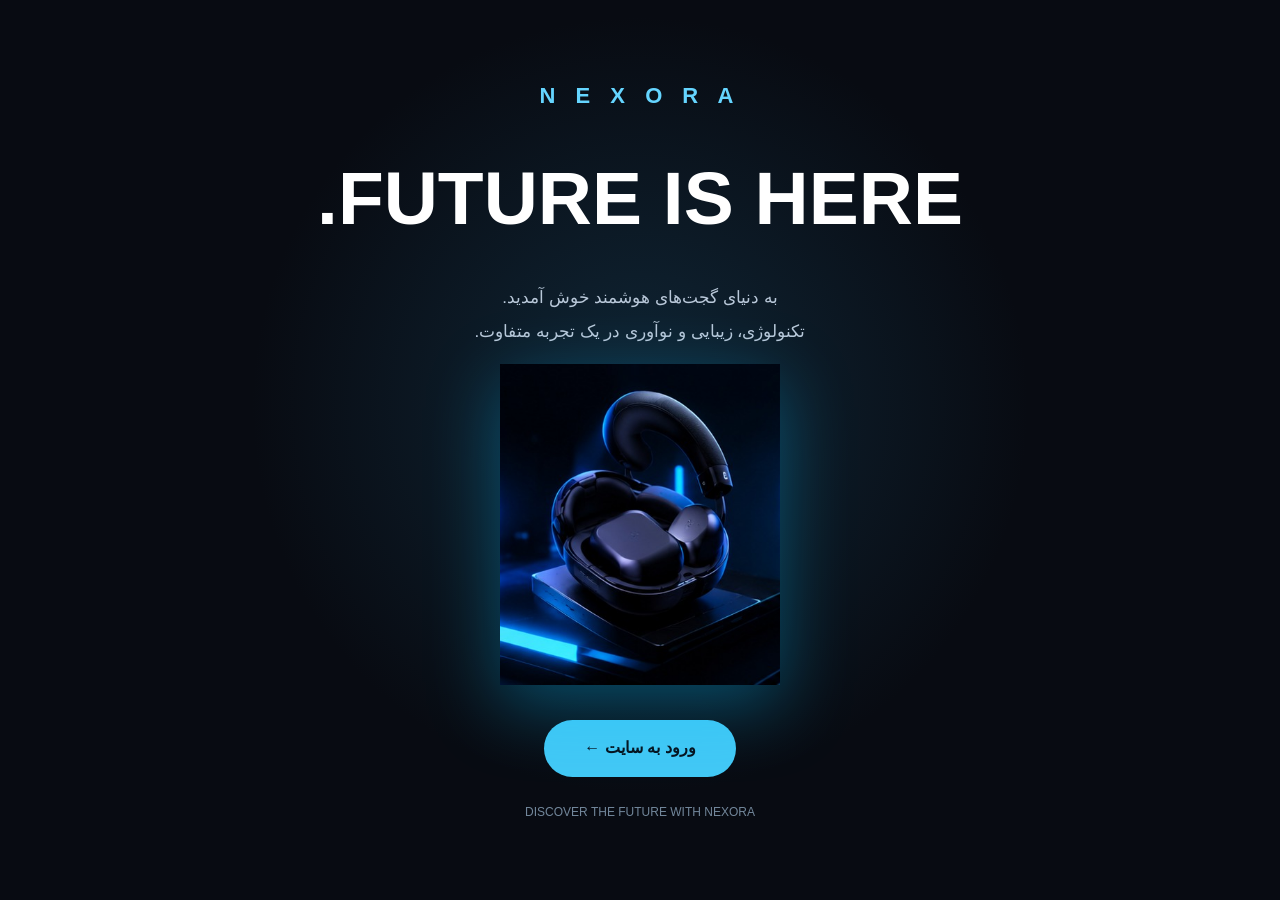
<file: index.html>
<!DOCTYPE html>
<html lang="fa" dir="rtl">
<head>
  <meta charset="UTF-8">
  <meta name="viewport" content="width=device-width, initial-scale=1.0">
  <title>NEXORA | Smart Tech</title>

  <link rel="stylesheet" href="styles.css">

  <link href="https://fonts.googleapis.com/css2?family=Inter:wght@400;600;700;800&family=Vazirmatn:wght@400;500;700;800&display=swap" rel="stylesheet">

  <script src="script.js" defer></script>
</head>

<body>
<script>
  if (sessionStorage.getItem("nexora_entered") !== "yes") {
    window.location.replace("welcome.html");
  }
</script>
  <div class="announcement" data-fa="ارسال رایگان برای سفارش‌های ویژه" data-en="Free shipping on selected orders">
    ارسال رایگان برای سفارش‌های ویژه
  </div>

  <header>
    <a class="logo" href="#">NEX<span>O</span>RA.</a>

  <nav>
  <a href="#home" data-fa="خانه" data-en="Home">خانه</a>
  <a href="#products" data-fa="محصولات" data-en="Products">محصولات</a>
  <a href="favorites.html" data-fa="❤️ علاقه‌مندی‌ها" data-en="❤️ Favorites">❤️ علاقه‌مندی‌ها</a>
  <a href="#about" data-fa="درباره ما" data-en="About">درباره ما</a>
  <a href="#contact" data-fa="تماس با ما" data-en="Contact">تماس با ما</a>
</nav>
    <div class="header-actions">
      <button id="languageToggle">EN</button>
      <button id="cartToggle">
        <span data-fa="سبد خرید" data-en="Cart">سبد خرید</span>
        <span id="cartCount">0</span>
      </button>
    </div>
  </header>

  <main>

    <section class="hero" id="home">

      <div class="hero-content">
        <span class="eyebrow"
          data-fa="نسل جدید تکنولوژی اینجاست"
          data-en="THE NEXT GENERATION IS HERE">
          نسل جدید تکنولوژی اینجاست
        </span>

        <h1
          data-fa="هوشمندتر زندگی کن.<br><em>متفاوت</em> انتخاب کن."
          data-en="Live smarter.<br>Choose <em>different.</em>">
          هوشمندتر زندگی کن.<br>
          <em>متفاوت</em> انتخاب کن.
        </h1>

        <p
          data-fa="گجت‌هایی برای سبک زندگی آینده؛ با طراحی زیبا و فناوری پیشرفته."
          data-en="Discover smart gadgets designed for your future lifestyle.">
          گجت‌هایی برای سبک زندگی آینده؛ با طراحی زیبا و فناوری پیشرفته.
        </p>

        <a href="#products" class="main-button"
          data-fa="مشاهده محصولات"
          data-en="Explore Products">
          مشاهده محصولات
        </a>
      </div>

      <div class="hero-image">
        <img
          src="images/hero.png.png"
          alt="Smart Watch">
      </div>

    </section>

    <section class="products" id="products">

      <div class="section-title">
        <span>OUR COLLECTION</span>
        <h2 data-fa="محصولات منتخب" data-en="Featured Products">
          محصولات منتخب
        </h2>
      </div>

      <div class="product-tools">
        <input
          type="search"
          id="searchInput"
          data-placeholder-fa="جست‌وجوی محصول..."
          data-placeholder-en="Search products..."
          placeholder="جست‌وجوی محصول...">

        <select id="categoryFilter">
          <option value="all" data-fa="همه دسته‌ها" data-en="All categories">همه دسته‌ها</option>
          <option value="wearable" data-fa="گجت پوشیدنی" data-en="Wearables">گجت پوشیدنی</option>
          <option value="audio" data-fa="صوتی" data-en="Audio">صوتی</option>
          <option value="accessory" data-fa="لوازم جانبی" data-en="Accessories">لوازم جانبی</option>
        </select>
      </div>

      <div class="product-grid" id="productGrid"></div>

    </section>

 
<section class="about" id="about">

  <div class="about-label">ABOUT NEXORA</div>

  <h2>
    ما آینده را
    <span>به امروز می‌آوریم.</span>
  </h2>

  <p class="about-description"
     data-fa="در NEXORA باور داریم تکنولوژی باید زندگی را ساده‌تر، هوشمندتر و زیباتر کند. ما مجموعه‌ای از گجت‌های مدرن را گرد هم آورده‌ایم تا تجربه‌ای متفاوت از دنیای دیجیتال داشته باشید."
     data-en="At NEXORA, we believe technology should make life simpler, smarter and more beautiful. Discover a new world of modern gadgets.">
    در NEXORA باور داریم تکنولوژی باید زندگی را ساده‌تر،
    هوشمندتر و زیباتر کند. ما مجموعه‌ای از گجت‌های مدرن
    را گرد هم آورده‌ایم تا تجربه‌ای متفاوت از دنیای دیجیتال داشته باشید.
  </p>

  <div class="about-cards">

    <div class="about-card">
      <span>✦</span>
      <h3 data-fa="کیفیت برتر" data-en="Premium Quality">کیفیت برتر</h3>
      <p data-fa="انتخاب گجت‌های باکیفیت و کاربردی" data-en="Quality and useful gadgets">
        انتخاب گجت‌های باکیفیت و کاربردی
      </p>
    </div>

    <div class="about-card">
      <span>◈</span>
      <h3 data-fa="طراحی مدرن" data-en="Modern Design">طراحی مدرن</h3>
      <p data-fa="ترکیب زیبایی و فناوری" data-en="Beauty meets technology">
        ترکیب زیبایی و فناوری
      </p>
    </div>

    <div class="about-card">
      <span>⌁</span>
      <h3 data-fa="تجربه هوشمند" data-en="Smart Experience">تجربه هوشمند</h3>
      <p data-fa="خرید آسان و لذت‌بخش" data-en="Easy and enjoyable shopping">
        خرید آسان و لذت‌بخش
      </p>
    </div>

    <div class="about-card">
      <span>✧</span>
      <h3 data-fa="همراه آینده" data-en="Future Ready">همراه آینده</h3>
      <p data-fa="همگام با دنیای تکنولوژی" data-en="Moving with technology">
        همگام با دنیای تکنولوژی
      </p>
    </div>

  </div>

  <div class="about-slogan">
    NEXORA — DISCOVER THE FUTURE
  </div>

</section>

  
<section class="contact" id="contact">

  <div class="contact-heading">
    <span>CONTACT NEXORA</span>
    <h2 data-fa="با ما در ارتباط باش!" data-en="Get in Touch!">
      با ما در ارتباط باش!
    </h2>
    <p data-fa="ما همیشه آماده پاسخگویی به سؤالات شما هستیم."
       data-en="We are always ready to answer your questions.">
      ما همیشه آماده پاسخگویی به سؤالات شما هستیم.
    </p>
  </div>

  <div class="contact-cards">

    <div class="contact-card">
      <div class="contact-icon">◎</div>
      <h3 data-fa="اینستاگرام" data-en="Instagram">اینستاگرام</h3>
      <p>@mis._.47</p>
      <a href="https://instagram.mis._.47.store"
         target="_blank">
        مشاهده پیج
      </a>
    </div>

    <div class="contact-card">
      <div class="contact-icon">☎</div>
      <h3 data-fa="شماره تماس" data-en="Phone Number">شماره تماس</h3>
      <p>989186298892</p>
      <a href="tel:+989186298892">
        تماس با ما
      </a>
    </div>

    <div class="contact-card">
      <div class="contact-icon">✉</div>
      <h3 data-fa="ایمیل" data-en="Email">ایمیل</h3>
      <p>info@z47559097@gmail.com</p>
      <a href="mailto:info@z47559097@gmail.com">
        ارسال ایمیل
      </a>
    </div>

  </div>

</section>


  </main>

  <footer>
    <a class="logo" href="#">NEX<span>O</span>RA.</a>
    <p>SMART TECH. SMART LIFE.</p>
    <small>© 2026 NEXORA</small>
  </footer>

  <div class="cart-backdrop" id="cartBackdrop"></div>

  <aside class="cart-drawer" id="cartDrawer">
    <div class="cart-header">
      <h2 data-fa="سبد خرید شما" data-en="Your Cart">سبد خرید شما</h2>
      <button id="cartClose">×</button>
    </div>

    <div id="cartItems"></div>

    <div class="cart-footer">
      <strong>
        <span data-fa="مجموع:" data-en="Total:">مجموع:</span>
        <span id="cartTotal">۰ تومان</span>
      </strong>

      <button id="checkoutButton" class="main-button"
        data-fa="ادامه خرید"
        data-en="Checkout">
        ادامه خرید
      </button>
    </div>
  </aside>
<!-- PRODUCT DETAILS MODAL -->
<div class="product-modal" id="productModal">
  <div class="product-modal-box">

    <button class="modal-close" id="modalClose">×</button>

    <div class="modal-product-image">
      <img id="modalImage" src="" alt="Product">
    </div>

    <div class="modal-product-info">
      <span id="modalCategory"></span>
      <h2 id="modalName"></h2>
      <p id="modalDescription"></p>
      <div class="modal-price" id="modalPrice"></div>

      <button class="modal-add-button" id="modalAdd">
        افزودن به سبد خرید
      </button>
    </div>

  </div>
</div>
  <div id="toast" class="toast"></div>

<!-- PRODUCT DETAILS MODAL -->
<div class="product-modal" id="productModal">
  <div class="product-modal-box">

    <button class="modal-close" id="modalClose">×</button>

    <div class="modal-product-image">
      <img id="modalImage" src="" alt="Product">
    </div>

    <div class="modal-product-info">
      <span id="modalCategory"></span>
      <h2 id="modalName"></h2>
      <p id="modalDescription"></p>

      <div class="modal-price" id="modalPrice"></div>

      <button class="modal-add-button" id="modalAdd">
        افزودن به سبد خرید
      </button>
    </div>

  </div>
</div>

</body>
</html>
</file>
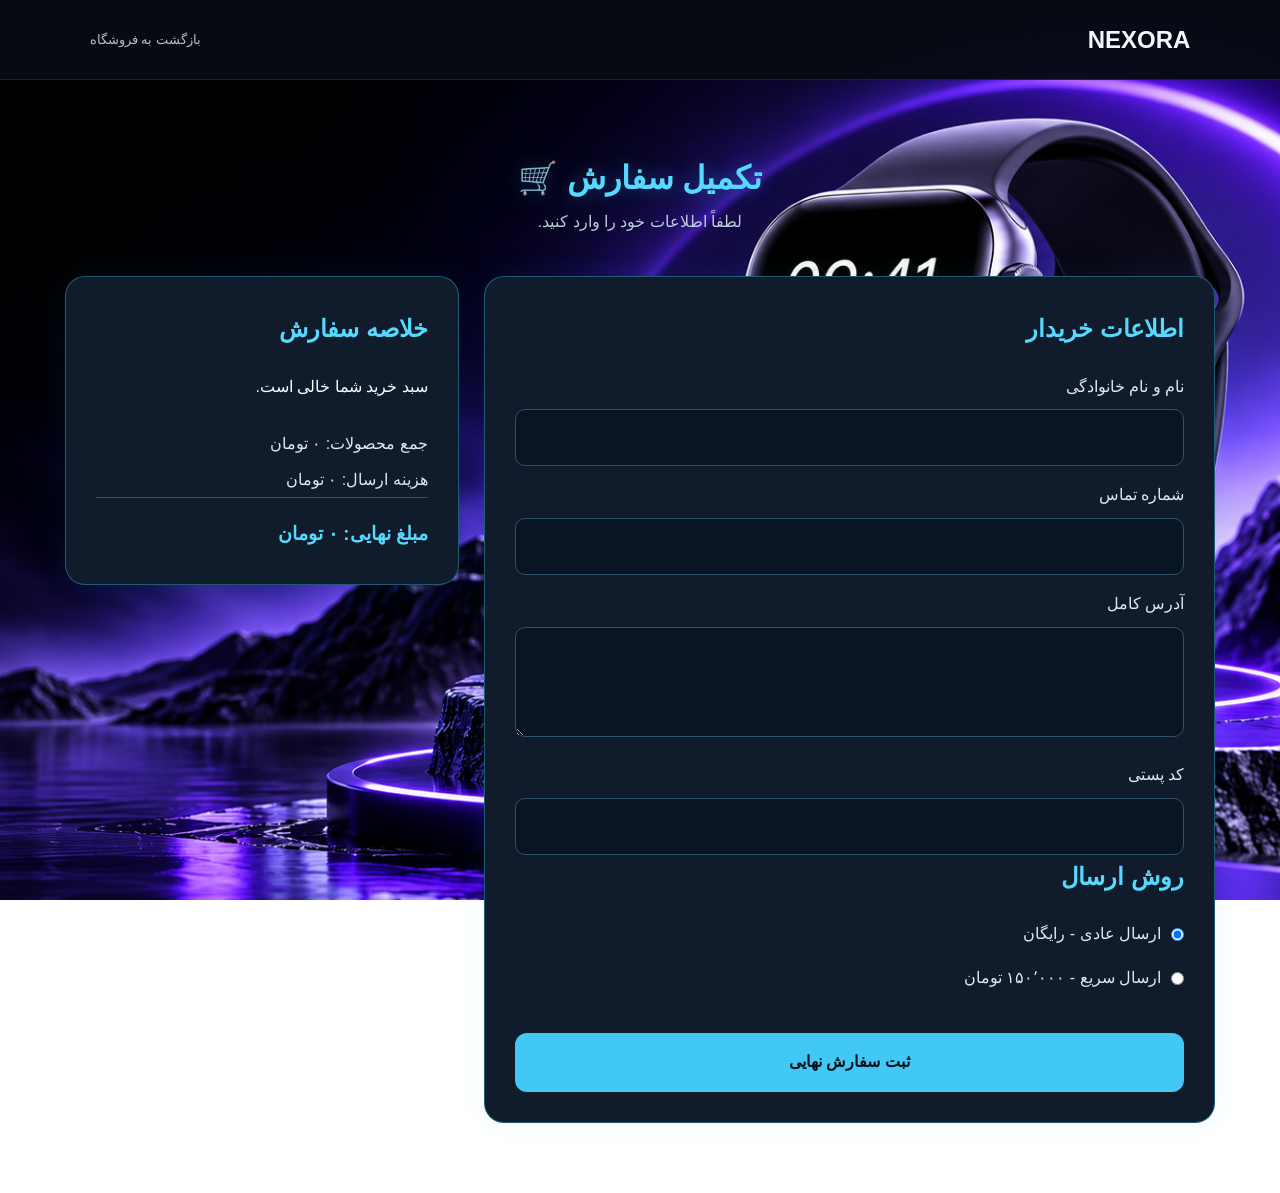
<file: checkout.html>
<!DOCTYPE html>
<html lang="fa" dir="rtl">
<head>
  <meta charset="UTF-8">
  <meta name="viewport" content="width=device-width, initial-scale=1.0">
  <title>NEXORA | تکمیل سفارش</title>
  <link rel="stylesheet" href="styles.css">
  <link rel="stylesheet" href="checkout.css">
  <script src="checkout.js" defer></script>
</head>
<body>

  <header>
    <h2>NEXORA</h2>
    <nav>
      <a href="index.html">بازگشت به فروشگاه</a>
    </nav>
  </header>

  <main class="checkout-page">
    <h1>تکمیل سفارش 🛒</h1>
    <p>لطفاً اطلاعات خود را وارد کنید.</p>

    <div class="checkout-layout">
      <form id="checkoutForm" class="checkout-form">

        <h2>اطلاعات خریدار</h2>

        <label for="fullName">نام و نام خانوادگی</label>
        <input id="fullName" name="fullName" type="text" required>

        <label for="phone">شماره تماس</label>
        <input id="phone" name="phone" type="tel" required>

        <label for="address">آدرس کامل</label>
        <textarea id="address" name="address" required></textarea>

        <label for="postalCode">کد پستی</label>
        <input id="postalCode" name="postalCode" type="text" required>

        <h2>روش ارسال</h2>

        <label class="shipping-option">
          <input type="radio" name="shipping" value="standard" checked>
          ارسال عادی - رایگان
        </label>

        <label class="shipping-option">
          <input type="radio" name="shipping" value="express">
          ارسال سریع - ۱۵۰٬۰۰۰ تومان
        </label>

        <button type="submit" class="main-button">
          ثبت سفارش نهایی
        </button>

      </form>

      <section class="order-summary">
        <h2>خلاصه سفارش</h2>
        <div id="checkoutItems"></div>
        <div id="checkoutTotal"></div>
      </section>
    </div>

    <p id="checkoutMessage"></p>
  </main>

</body>
</html>
</file>
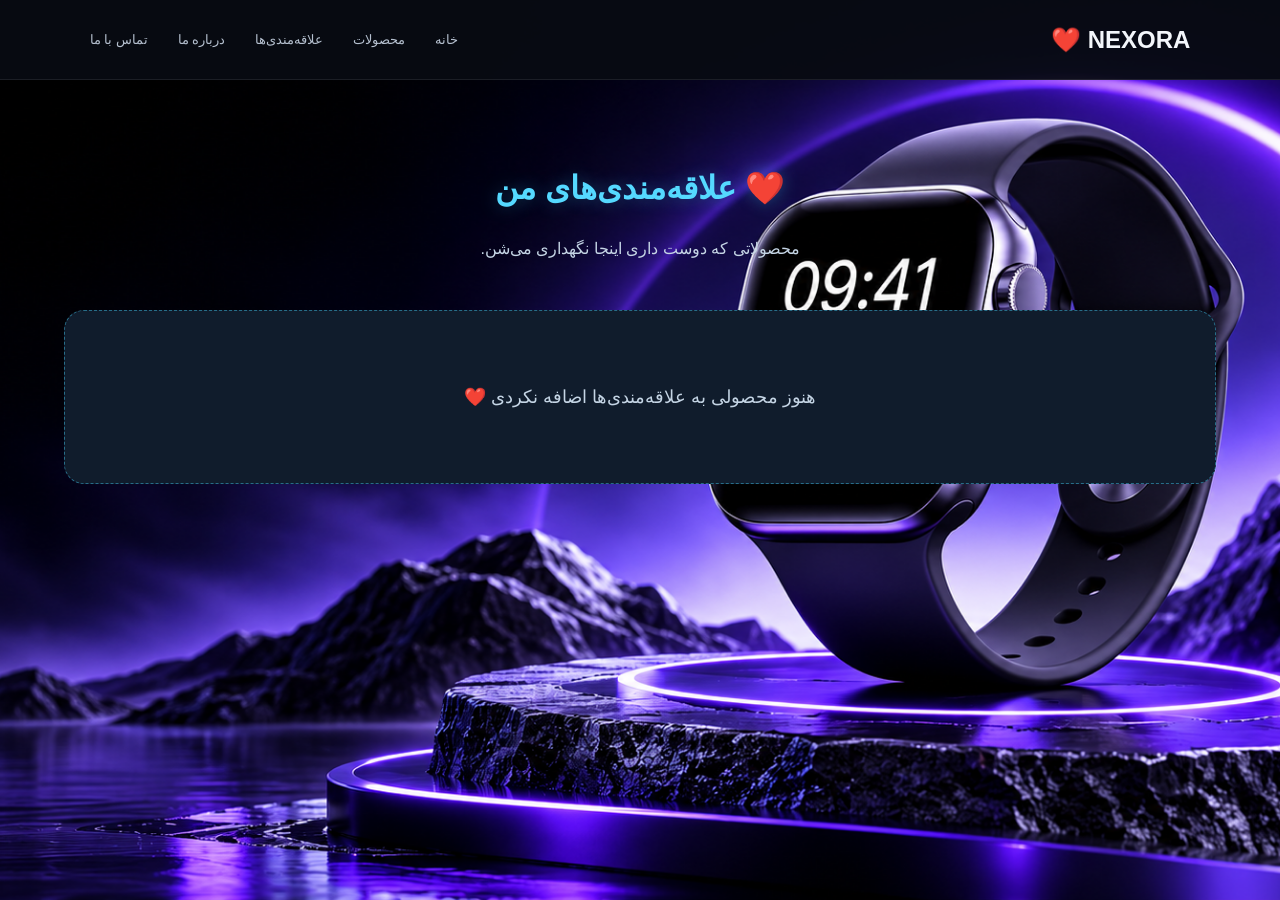
<file: favorites.html>
<!DOCTYPE html>
<html lang="fa" dir="rtl">
<head>
  <meta charset="UTF-8">
  <meta name="viewport" content="width=device-width, initial-scale=1.0">
  <title>NEXORA | علاقه‌مندی‌ها</title>
  <link rel="stylesheet" href="styles.css">
  <script src="favorites.js" defer></script>
</head>

<body>

  <header>
    <h2>NEXORA ❤️</h2>

    <nav>
      <a href="index.html">خانه</a>
      <a href="index.html#products">محصولات</a>
      <a href="favorites.html">علاقه‌مندی‌ها</a>
      <a href="index.html#about">درباره ما</a>
      <a href="index.html#contact">تماس با ما</a>
    </nav>
  </header>

  <main class="favorites-page">
    <h1>❤️ علاقه‌مندی‌های من</h1>
    <p>محصولاتی که دوست داری اینجا نگهداری می‌شن.</p>

    <div class="product-grid" id="favoritesGrid"></div>
  </main>

</body>
</html>
</file>
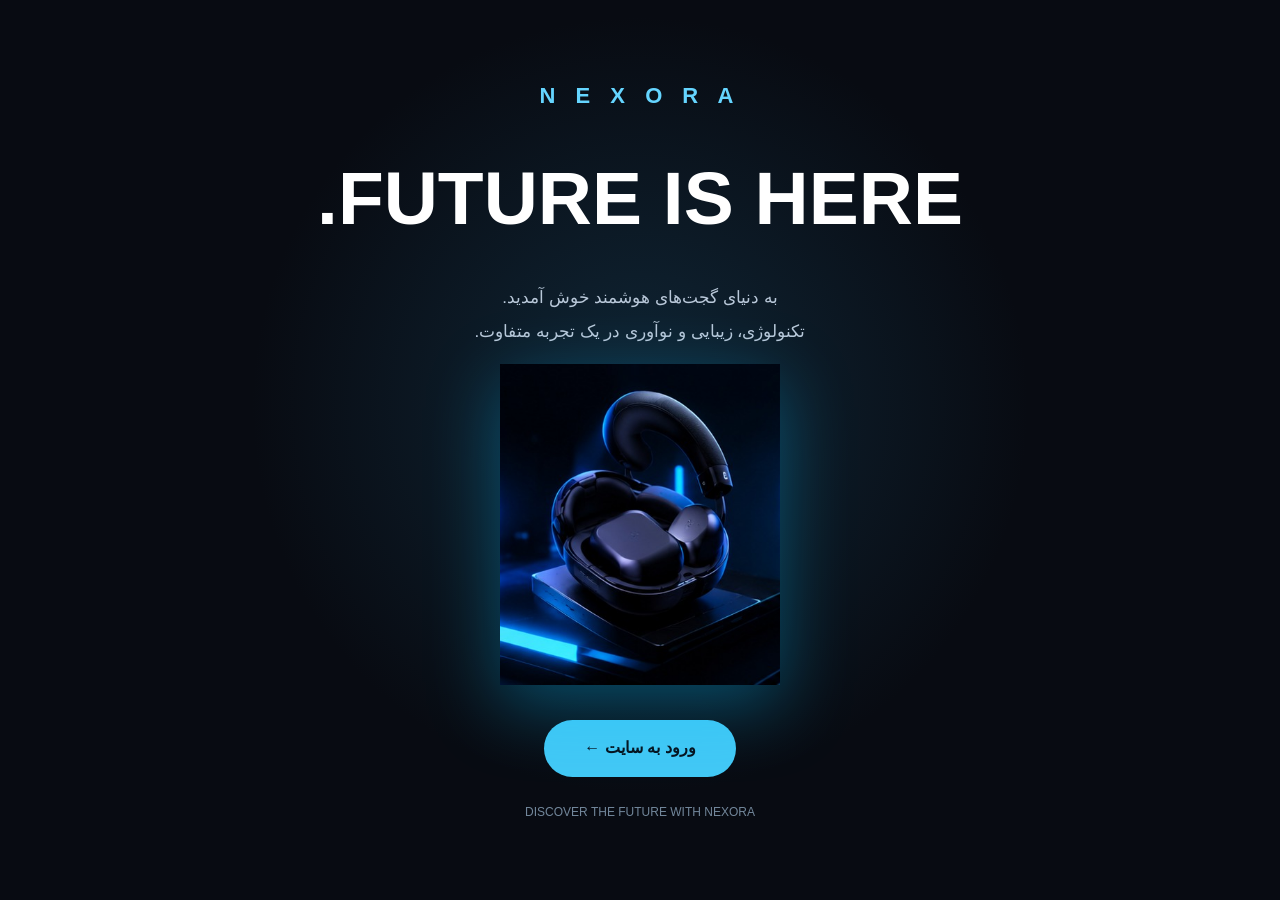
<file: welcome.html>
<!DOCTYPE html>
<html lang="fa" dir="rtl">
<head>
  <meta charset="UTF-8">
  <meta name="viewport" content="width=device-width, initial-scale=1.0">
  <title>NEXORA | Welcome</title>
  <link rel="stylesheet" href="styles.css">

  <style>
    * {
      box-sizing: border-box;
    }

    body {
      margin: 0;
      min-height: 100vh;
      background: #080b12;
      color: white;
      font-family: "Vazirmatn", sans-serif;
      overflow: hidden;
    }

    .welcome {
      min-height: 100vh;
      display: flex;
      align-items: center;
      justify-content: center;
      text-align: center;
      padding: 30px;
      background:
        radial-gradient(circle at 50% 45%, #17415a80, transparent 48%),
        #080b12;
    }

    .content {
      max-width: 750px;
    }

    .logo {
      color: #65d5ff;
      font-size: 22px;
      letter-spacing: 7px;
      direction: ltr;
    }

    h1 {
      font-size: clamp(38px, 7vw, 75px);
      margin: 15px 0;
    }

    .description {
      color: #b9c8d9;
      font-size: 17px;
      line-height: 2;
    }

    .earbuds {
      width: 280px;
      max-width: 75vw;
      margin: 15px auto;
      animation: float 3s ease-in-out infinite,
                 rotate 7s ease-in-out infinite;
      filter: drop-shadow(0 20px 35px #00bfff55);
    }

    .earbuds img {
      width: 100%;
      display: block;
    }

    @keyframes float {
      0%, 100% { transform: translateY(0); }
      50% { transform: translateY(-22px); }
    }

    @keyframes rotate {
      0%, 100% { rotate: -5deg; }
      50% { rotate: 5deg; }
    }

    .enter {
      display: inline-block;
      margin-top: 20px;
      padding: 14px 40px;
      border-radius: 30px;
      background: #42c8f5;
      color: #06111c;
      text-decoration: none;
      font-weight: bold;
      transition: .3s;
    }

    .enter:hover {
      transform: scale(1.07);
      box-shadow: 0 0 25px #42c8f5;
    }

    .tagline {
      color: #72879b;
      font-size: 12px;
      margin-top: 25px;
    }
  </style>
</head>

<body>
  <main class="welcome">
    <div class="content">

      <div class="logo">N E X O R A</div>

      <h1>FUTURE IS HERE.</h1>

      <p class="description">
        به دنیای گجت‌های هوشمند خوش آمدید.
        <br>
        تکنولوژی، زیبایی و نوآوری در یک تجربه متفاوت.
      </p>

      <div class="earbuds">
        <img src="images/earbuds-pulse.jpg"
             alt="Wireless Earbuds">
      </div>

     <a href="index.html" class="enter"
   onclick="sessionStorage.setItem('nexora_entered', 'yes')">
        ورود به سایت ←
      </a>

      <p class="tagline">
        DISCOVER THE FUTURE WITH NEXORA
      </p>

    </div>
  </main>
</body>
</html>
</file>
<file: styles.css>
* {
  margin: 0;
  padding: 0;
  box-sizing: border-box;
}

:root {
  --bg: #080b12;
  --panel: #101622;
  --blue: #55d6ff;
  --text: #f3f6fb;
  --muted: #9aa7b8;
}

 body {
    background: url("images/hero.png.png") center center / cover fixed no-repeat;
    color: var(--text);
    font-family: "Vazirmatn", sans-serif;
    line-height: 1.8;
}

body.lang-en {
  font-family: "Inter", sans-serif;
}

a {
  color: inherit;
  text-decoration: none;
}

button,
input,
select {
  font: inherit;
}

.announcement {
  background: #101b2a;
  color: var(--blue);
  text-align: center;
  padding: 8px;
  font-size: 12px;
}

header {
  height: 80px;
  padding: 0 7%;
  display: flex;
  justify-content: space-between;
  align-items: center;
  position: sticky;
  top: 0;
  z-index: 20;
  background: rgba(8, 11, 18, .95);
  border-bottom: 1px solid #ffffff15;
}

.logo {
  font-family: "Inter", sans-serif;
  font-size: 25px;
  font-weight: 800;
  letter-spacing: 2px;
}

.logo span {
  color: var(--blue);
}

nav {
  display: flex;
  gap: 30px;
}

nav a {
  font-size: 13px;
  color: #b5c0cf;
  transition: .3s;
}

nav a:hover {
  color: var(--blue);
}

.header-actions {
  display: flex;
  gap: 10px;
}

.header-actions button {
  padding: 9px 13px;
  background: transparent;
  color: white;
  border: 1px solid #ffffff20;
  border-radius: 8px;
  cursor: pointer;
}

#cartCount {
  background: var(--blue);
  color: #07121b;
  border-radius: 20px;
  padding: 2px 7px;
}

.hero {
  min-height: 600px;
  padding: 70px 10%;
  display: none;
  grid-template-columns: 1fr;
  align-items: center;
  gap: 40px;
  background: transparent;
}

.eyebrow {
  color: var(--blue);
  font-size: 12px;
  letter-spacing: 2px;
}

.hero h1 {
  font-size: clamp(38px, 5vw, 65px);
  line-height: 1.4;
  margin: 20px 0;
}

.hero h1 em {
  color: var(--blue);
  font-style: normal;
}

.hero p {
  color: var(--muted);
  max-width: 450px;
  margin-bottom: 30px;
  font-size: 14px;
}

.main-button {
  display: inline-block;
  background: var(--blue);
  color: #07121b;
  border: none;
  border-radius: 8px;
  padding: 13px 23px;
  font-size: 13px;
  font-weight: 800;
  cursor: pointer;
  transition: .3s;
}

.main-button:hover {
  transform: translateY(-4px);
  box-shadow: 0 10px 30px #55d6ff40;
}

.hero-image {
  display: flex;
  justify-content: center;
}

.hero-image img {
  width: 75%;
  max-width: 350px;
  height: 390px;
  object-fit: cover;
  border-radius: 35px;
  box-shadow: 0 20px 70px #000;
  transform: rotate(-5deg);
}

.products {
  padding: 90px 9%;
}

.section-title {
  text-align: center;
  margin-bottom: 35px;
}

.section-title span,
.about span {
  color: var(--blue);
  font-family: "Inter", sans-serif;
  font-size: 11px;
  letter-spacing: 3px;
}

.section-title h2 {
  font-size: 35px;
  margin-top: 10px;
}

.product-tools {
  display: flex;
  justify-content: center;
  gap: 12px;
  margin-bottom: 30px;
}

.product-tools input,
.product-tools select {
  background: var(--panel);
  color: white;
  border: 1px solid #ffffff20;
  padding: 12px;
  border-radius: 8px;
  outline: none;
}

.product-tools input {
  width: min(350px, 60%);
}

.product-grid {
  display: grid;
  grid-template-columns: repeat(4, 1fr);
  gap: 20px;
}

.product-card {
  background: var(--panel);
  border: 1px solid #ffffff12;
  border-radius: 14px;
  overflow: hidden;
  transition: .3s;
}

.product-card:hover {
  transform: translateY(-8px);
  border-color: var(--blue);
}

.product-image {
  height: 200px;
  background: #172231;
}

.product-image img {
  width: 100%;
  height: 100%;
  object-fit: cover;
}

.product-info {
  padding: 15px;
}

.product-category {
  color: var(--blue);
  font-size: 11px;
}

.product-info h3 {
  font-size: 14px;
  margin: 8px 0 15px;
}

.product-bottom {
  display: flex;
  align-items: center;
  justify-content: space-between;
}

.product-price {
  font-weight: 800;
  font-size: 13px;
}

.add-button {
  width: 35px;
  height: 35px;
  background: #55d6ff15;
  color: var(--blue);
  border: 1px solid var(--blue);
  border-radius: 8px;
  font-size: 20px;
  cursor: pointer;
}

.about {
  margin: 40px 9%;
  padding: 70px 40px;
 background: transparent;
  border: 1px solid #ffffff15;
  border-radius: 20px;
  text-align: center;
}

.about h2 {
  font-size: 30px;
  margin: 15px 0;
}

.about p {
  color: var(--muted);
}

.contact {
  text-align: center;
  padding: 60px 20px;
}

.contact p {
  color: var(--blue);
}

footer {
  padding: 30px 9%;
  border-top: 1px solid #ffffff15;
  display: flex;
  justify-content: space-between;
  align-items: center;
  color: var(--muted);
  font-size: 12px;
}

.cart-backdrop {
  position: fixed;
  inset: 0;
  background: #0009;
  z-index: 40;
  display: none;
}

.cart-drawer {
  position: fixed;
  top: 0;
  bottom: 0;
  right: 0;
  width: min(400px, 100%);
  padding: 25px;
  background: #101622;
  z-index: 41;
  transform: translateX(110%);
  transition: .3s;
  overflow-y: auto;
}

.cart-open .cart-drawer {
  transform: translateX(0);
}

.cart-open .cart-backdrop {
  display: block;
}

.cart-header {
  display: flex;
  justify-content: space-between;
  align-items: center;
  margin-bottom: 25px;
}

.cart-header button {
  background: none;
  border: none;
  color: white;
  font-size: 28px;
  cursor: pointer;
}

.cart-item {
  display: flex;
  gap: 12px;
  align-items: center;
  padding: 12px 0;
  border-bottom: 1px solid #ffffff20;
}

.cart-item img {
  width: 60px;
  height: 60px;
  object-fit: cover;
  border-radius: 8px;
}

.cart-item-info {
  flex: 1;
  font-size: 12px;
}

.quantity-controls {
  display: flex;
  align-items: center;
  gap: 10px;
  margin-top: 7px;
}

.quantity-controls button {
  width: 25px;
  height: 25px;
  background: #253548;
  color: white;
  border: none;
  border-radius: 5px;
  cursor: pointer;
}

.cart-footer {
  margin-top: 25px;
  display: grid;
  gap: 15px;
}

.cart-footer strong {
  display: flex;
  justify-content: space-between;
}

.empty-cart,
.no-results {
  color: var(--muted);
  text-align: center;
  padding: 30px;
}

.toast {
  position: fixed;
  bottom: 25px;
  left: 50%;
  transform: translate(-50%, 20px);
  background: var(--blue);
  color: #07121b;
  padding: 10px 20px;
  border-radius: 8px;
  opacity: 0;
  transition: .3s;
  z-index: 60;
  pointer-events: none;
}

.toast.show {
  opacity: 1;
  transform: translate(-50%, 0);
}

body.lang-en nav {
  direction: ltr;
}

body.lang-en .hero-content {
  text-align: left;
}

body.lang-en .about,
body.lang-en .section-title,
body.lang-en .contact {
  direction: ltr;
}

@media (max-width: 900px) {
  .product-grid {
    grid-template-columns: repeat(2, 1fr);
  }

  .hero {
    padding: 50px 6%;
  }
}

@media (max-width: 650px) {
  header {
    padding: 0 4%;
  }

  nav {
    gap: 10px;
    font-size: 11px;
  }

  .hero {
    grid-template-columns: 1fr;
  }

  .hero-image img {
    height: 260px;
    width: 220px;
  }

  .product-grid {
    grid-template-columns: repeat(2, 1fr);
    gap: 10px;
  }

  .product-image {
    height: 140px;
  }

  footer {
    flex-wrap: wrap;
    gap: 15px;
  }
}

@media (max-width: 400px) {
  nav {
    display: none;
  }
}

/* NEXORA ABOUT SECTION */

.about {
  position: relative;
  margin: 40px 9%;
  padding: 75px 35px;
  text-align: center;
  background: rgba(8, 18, 32, 0.65);
  border: 1px solid #40cfff35;
  border-radius: 25px;
  overflow: hidden;
  backdrop-filter: blur(8px);
}

.about::before {
  content: "";
  position: absolute;
  width: 300px;
  height: 300px;
  background: #00bfff25;
  filter: blur(100px);
  top: -100px;
  left: -80px;
  pointer-events: none;
}

.about-label {
  color: #55d9ff;
  letter-spacing: 5px;
  font-size: 13px;
  direction: ltr;
}

.about h2 {
  font-size: clamp(28px, 5vw, 48px);
  color: white;
  margin: 20px 0;
}

.about h2 span {
  display: block;
  color: #56d7ff;
  text-shadow: 0 0 25px #00bfff65;
}

.about-description {
  max-width: 650px;
  margin: 0 auto 40px;
  color: #bdcbdc;
  line-height: 2.2;
}

.about-cards {
  display: grid;
  grid-template-columns: repeat(4, 1fr);
  gap: 18px;
}

.about-card {
  background: rgba(25, 49, 70, 0.65);
  border: 1px solid #ffffff15;
  border-radius: 18px;
  padding: 25px 15px;
  transition: .35s;
}

.about-card:hover {
  transform: translateY(-10px);
  border-color: #48d5ff;
  box-shadow: 0 10px 35px #00bfff25;
}

.about-card span {
  font-size: 35px;
  color: #55d9ff;
}

.about-card h3 {
  color: white;
  font-size: 17px;
}

.about-card p {
  color: #a9bacb;
  font-size: 13px;
  line-height: 1.9;
}

.about-slogan {
  color: #55d9ff;
  direction: ltr;
  letter-spacing: 3px;
  font-size: 13px;
  margin-top: 45px;
}

@media (max-width: 800px) {
  .about-cards {
    grid-template-columns: repeat(2, 1fr);
  }

  .about {
    margin: 30px 5%;
    padding: 45px 18px;
  }
}

@media (max-width: 450px) {
  .about-cards {
    grid-template-columns: 1fr;
  }
}

/* ABOUT TEXT VISIBILITY FIX */

.about {
  background: rgba(5, 12, 25, 0.88);
}

.about h2,
.about-card h3 {
  color: #ffffff;
  text-shadow: 0 2px 12px #000000;
}

.about-description,
.about-card p {
  color: #e3edf8;
  text-shadow: 0 1px 5px #000000;
}

.about-card {
  background: rgba(15, 32, 50, 0.95);
  border: 1px solid rgba(75, 210, 255, 0.35);
}

.about-label,
.about-slogan,
.about h2 span,
.about-card span {
  color: #69dcff;
}

/* NEXORA CONTACT SECTION */

.contact {
  margin: 50px 9%;
  padding: 75px 30px;
  text-align: center;
  background: rgba(5, 12, 25, 0.92);
  border: 1px solid #42cfff45;
  border-radius: 25px;
}

.contact-heading span {
  color: #55d9ff;
  letter-spacing: 5px;
  font-size: 13px;
  direction: ltr;
  display: inline-block;
}

.contact-heading h2 {
  color: #ffffff;
  font-size: clamp(28px, 5vw, 42px);
  margin: 18px 0;
  text-shadow: 0 2px 12px #000;
}

.contact-heading p {
  color: #e1eaf5;
  font-size: 16px;
  line-height: 2;
}

.contact-cards {
  display: grid;
  grid-template-columns: repeat(3, 1fr);
  gap: 22px;
  margin-top: 45px;
}

.contact-card {
  padding: 30px 18px;
  background: rgba(19, 39, 59, 0.98);
  border: 1px solid #4acfff45;
  border-radius: 20px;
  transition: .3s;
}

.contact-card:hover {
  transform: translateY(-8px);
  border-color: #55d9ff;
  box-shadow: 0 12px 35px #00bfff25;
}

.contact-icon {
  font-size: 42px;
  color: #63dcff;
  margin-bottom: 12px;
}

.contact-card h3 {
  color: #ffffff;
  font-size: 20px;
}

.contact-card p {
  color: #e0eaf5;
  font-size: 14px;
  direction: ltr;
  overflow-wrap: anywhere;
}

.contact-card a {
  display: inline-block;
  margin-top: 12px;
  padding: 10px 25px;
  background: #42c8f5;
  color: #07121d;
  border-radius: 25px;
  text-decoration: none;
  font-weight: bold;
  transition: .3s;
}

.contact-card a:hover {
  background: #ffffff;
  box-shadow: 0 0 20px #42c8f5;
}

@media (max-width: 800px) {
  .contact-cards {
    grid-template-columns: 1fr;
  }

  .contact {
    margin: 30px 5%;
    padding: 45px 18px;
  }
}

/* PRODUCT DETAILS MODAL */

.product-modal {
  position: fixed;
  inset: 0;
  z-index: 9999;
  display: none;
  align-items: center;
  justify-content: center;
  padding: 20px;
  background: rgba(0, 0, 0, 0.82);
  backdrop-filter: blur(10px);
}

.product-modal.active {
  display: flex;
}

.product-modal-box {
  position: relative;
  width: 100%;
  max-width: 850px;
  display: grid;
  grid-template-columns: 1fr 1fr;
  gap: 30px;
  align-items: center;
  padding: 35px;
  border: 1px solid #45d5ff65;
  border-radius: 25px;
  background: #101c2c;
  box-shadow: 0 0 50px #00bfff25;
  animation: modalShow .35s ease;
}

@keyframes modalShow {
  from {
    opacity: 0;
    transform: translateY(25px) scale(.96);
  }
  to {
    opacity: 1;
    transform: translateY(0) scale(1);
  }
}

.modal-close {
  position: absolute;
  top: 12px;
  left: 15px;
  width: 38px;
  height: 38px;
  border: none;
  border-radius: 50%;
  background: #263b50;
  color: white;
  font-size: 25px;
  cursor: pointer;
}

.modal-product-image img {
  width: 100%;
  max-height: 350px;
  object-fit: contain;
  border-radius: 18px;
}

.modal-product-info {
  text-align: right;
}

.modal-product-info span {
  color: #55d9ff;
}

.modal-product-info h2 {
  color: white;
  font-size: 25px;
  margin: 15px 0;
}

.modal-product-info p {
  color: #dce8f5;
  line-height: 2;
}

.modal-price {
  color: #61ddff;
  font-size: 21px;
  font-weight: bold;
  margin: 20px 0;
}

.modal-add-button {
  width: 100%;
  padding: 14px;
  border: none;
  border-radius: 12px;
  background: #42c8f5;
  color: #07121d;
  font-weight: bold;
  cursor: pointer;
  transition: .3s;
}

.modal-add-button:hover {
  background: white;
  box-shadow: 0 0 20px #42c8f5;
}

.detail-button {
  padding: 9px 14px;
  border: 1px solid #48d5ff;
  border-radius: 10px;
  background: transparent;
  color: #63dcff;
  cursor: pointer;
  transition: .3s;
}

.detail-button:hover {
  background: #42c8f5;
  color: #07121d;
}

@media (max-width: 650px) {
  .product-modal-box {
    grid-template-columns: 1fr;
    padding: 25px 20px;
    gap: 15px;
    max-height: 90vh;
    overflow-y: auto;
  }

  .modal-product-image img {
    max-height: 200px;
  }
}
.product-actions {
  display: flex;
  align-items: center;
  gap: 8px;
}
/* FAVORITES BUTTON */
.favorite-button {
  width: 38px;
  height: 38px;
  border: 1px solid #45d5ff;
  border-radius: 12px;
  background: transparent;
  color: #9aaec0;
  font-size: 23px;
  cursor: pointer;
  display: flex;
  align-items: center;
  justify-content: center;
  transition: 0.3s ease;
}

.favorite-button:hover {
  color: #ff4d79;
  border-color: #ff4d79;
  transform: scale(1.12);
}

.favorite-button.active {
  color: #ff4d79;
  border-color: #ff4d79;
  background: #ff4d7918;
  box-shadow: 0 0 15px #ff4d7940;
}
/* FAVORITES BUTTON */
.favorite-button {
  width: 38px;
  height: 38px;
  border: 1px solid #45d5ff;
  border-radius: 12px;
  background: transparent;
  color: #9aaec0;
  font-size: 23px;
  cursor: pointer;
  display: flex;
  align-items: center;
  justify-content: center;
  transition: 0.3s ease;
}

.favorite-button:hover {
  color: #ff4d79;
  border-color: #ff4d79;
  transform: scale(1.12);
}

.favorite-button.active {
  color: #ff4d79;
  border-color: #ff4d79;
  background: #ff4d7918;
  box-shadow: 0 0 15px #ff4d7940;
}
/* FAVORITES PAGE */

.favorites-page {
  width: 90%;
  max-width: 1200px;
  min-height: 70vh;
  margin: 80px auto;
  text-align: center;
}

.favorites-page h1 {
  color: #55d9ff;
  font-size: 32px;
  margin-bottom: 15px;
  text-shadow: 0 0 18px #42c8f555;
}

.favorites-page > p {
  color: #c5d5e5;
  margin-bottom: 45px;
  line-height: 2;
}

.empty-favorites {
  grid-column: 1 / -1;
  color: #c5d5e5;
  font-size: 18px;
  padding: 70px 20px;
  border: 1px dashed #45d5ff70;
  border-radius: 20px;
  background: #101c2c;
}

.favorites-page .product-card {
  animation: favoriteAppear .4s ease;
}

@keyframes favoriteAppear {
  from {
    opacity: 0;
    transform: translateY(20px);
  }
  to {
    opacity: 1;
    transform: translateY(0);
  }
}
/* ===== NEXORA Animated Neon Background ===== */





/* نور دور کارت محصولات */

.product-card {
    transition: transform 0.35s ease, box-shadow 0.35s ease;
}

.product-card:hover {
    transform: translateY(-8px);
    box-shadow:
        0 0 15px rgba(0, 170, 255, 0.25),
        0 0 30px rgba(140, 60, 255, 0.18);
}

/* توقف حرکت برای افرادی که حرکت کمتر را ترجیح می‌دهند */

@media (prefers-reduced-motion: reduce) {
    body {
        animation: none;
    }

    .product-card {
        transition: none;
    }
}
/* NEXORA Neon Buttons */

button,
.btn {
    transition: all 0.3s ease;
}

button:hover,
.btn:hover {
    transform: translateY(-3px);
    box-shadow:
        0 0 10px rgba(0, 170, 255, 0.6),
        0 0 25px rgba(140, 60, 255, 0.4);
    filter: brightness(1.15);
}
</file>
<file: checkout.css>
/* NEXORA CHECKOUT PAGE */

.checkout-page {
  width: 90%;
  max-width: 1150px;
  margin: 70px auto;
  color: white;
}

.checkout-page > h1 {
  color: #55d9ff;
  text-align: center;
  font-size: 32px;
  text-shadow: 0 0 20px #42c8f555;
}

.checkout-page > p {
  text-align: center;
  color: #bdccdc;
  margin-bottom: 40px;
}

.checkout-layout {
  display: grid;
  grid-template-columns: 1.3fr 0.7fr;
  gap: 25px;
  align-items: start;
}

.checkout-form,
.order-summary {
  background: #101c2c;
  border: 1px solid #45d5ff55;
  border-radius: 20px;
  padding: 30px;
  box-shadow: 0 0 30px #00bfff12;
}

.checkout-form h2,
.order-summary h2 {
  color: #55d9ff;
  margin-bottom: 22px;
}

.checkout-form label {
  display: block;
  color: #dce8f5;
  margin: 15px 0 8px;
}

.checkout-form input:not([type="radio"]),
.checkout-form textarea {
  width: 100%;
  padding: 13px;
  border: 1px solid #34516b;
  border-radius: 10px;
  background: #091522;
  color: white;
  outline: none;
  font: inherit;
}

.checkout-form input:focus,
.checkout-form textarea:focus {
  border-color: #42c8f5;
  box-shadow: 0 0 12px #42c8f530;
}

.checkout-form textarea {
  min-height: 110px;
  resize: vertical;
}

.checkout-form .shipping-option {
  display: flex;
  align-items: center;
  gap: 10px;
  margin: 15px 0;
}

.checkout-form .main-button {
  width: 100%;
  margin-top: 25px;
  padding: 15px;
  border: none;
  border-radius: 12px;
  background: #42c8f5;
  color: #07121d;
  font-weight: bold;
  font-size: 16px;
  cursor: pointer;
  transition: 0.3s;
}

.checkout-form .main-button:hover {
  background: white;
  box-shadow: 0 0 20px #42c8f5;
}

.checkout-item {
  display: flex;
  align-items: center;
  gap: 15px;
  padding: 15px 0;
  border-bottom: 1px solid #294057;
}

.checkout-item img {
  width: 75px;
  height: 75px;
  object-fit: contain;
  border-radius: 12px;
  background: white;
}

.checkout-item strong {
  color: white;
}

.checkout-item p {
  color: #a9bfd2;
  margin: 8px 0;
}

.checkout-item span {
  color: #55d9ff;
}

#checkoutTotal {
  margin-top: 25px;
  line-height: 2.2;
  color: #dce8f5;
}

#checkoutTotal h3 {
  color: #55d9ff;
  border-top: 1px solid #34516b;
  padding-top: 15px;
}

#checkoutMessage {
  text-align: center;
  color: #55d9ff;
  margin-top: 25px;
}

@media (max-width: 750px) {
  .checkout-layout {
    grid-template-columns: 1fr;
  }

  .checkout-form,
  .order-summary {
    padding: 20px;
  }
}
</file>
